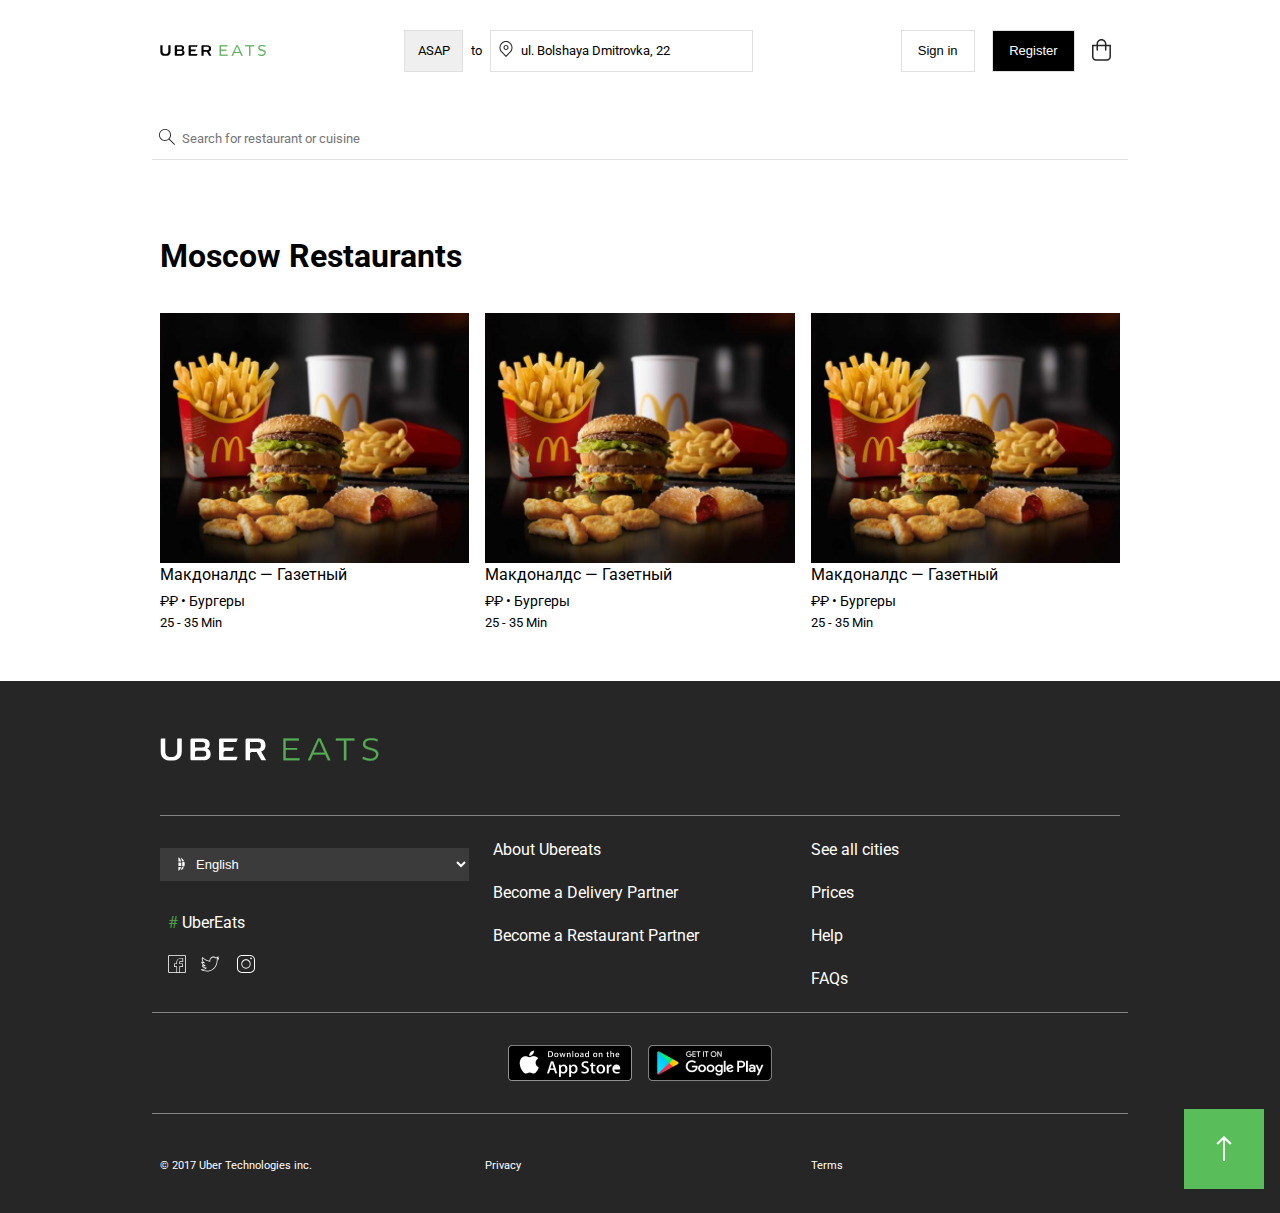
<file: index.html>
<!DOCTYPE html>
<html>

<head>
  <meta charset="utf-8">
  <title>Ubereats</title>
  <meta name="description" content="">
  <meta name="viewport" content="width=device-width, initial-scale=1">
  <link href="https://fonts.googleapis.com/css?family=Roboto:100,100i,300,300i,400,400i,500,500i,700,700i,900,900i&amp;subset=cyrillic,cyrillic-ext"
    rel="stylesheet">
  <link rel="stylesheet" href="flexboxgrid2.css">
  <link rel="stylesheet" type="text/css" href="style.css">
</head>

<body>
  <header>
    <div class="row">
      <div class="col-lg-3 col-md-2 col-sm-2 col-xs-4">
        <img src="images/logo.svg" alt="Ubereats" class="logo">
      </div>

      <div class="col-lg-6 col-md-6 col-sm-6 delivery-grid">
        <div class="delivery delivery-header">
          <select class="primary-select delivery-time-select">
            <option value="ASAP">ASAP</option>
          </select>

          <span style="margin-left: 8px; margin-right: 8px;">to</span>

          <input type="text" class="primary-input delivery-adress" value="ul. Bolshaya Dmitrovka, 22">
        </div>
      </div>

      <div class="col-lg-3 col-md-4 col-sm-4 col-xs-8">
        <nav class="header-nav">
          <button class="primary-button sign-button">Sign in</button>
          <button class="primary-button register-button">Register</button>
          <a href="#">
            <img src="images/basket.svg" alt="Basket">
          </a>
      </div>
      </nav>
    </div>
  </header>

  <main class="stores-main">
    <div class="row">
      <input placeholder="Search for restaurant or cuisine" class="primary-input search-field col-xs-12" type="text">

      <div class="delivery delivery-main">
        <div class="col-xs-3">
          <div class="delivery-time">
            <span>When</span>
            <select class="primary-select delivery-time-select">
              <option value="ASAP">ASAP</option>
            </select>
          </div>
        </div>

        <div class="col-xs-9">
          <div class="delivery-to">
            <span>To</span>
            <input type="text" class="primary-input delivery-adress" value="ul. Bolshaya Dmitrovka, 22">
          </div>
        </div>
      </div>

      <section class="category">
        <h1 class="category-title">Moscow Restaurants</h1>

        <div class="category-cards">
          <div class="col-xs-12 col-sm-6 col-lg-4">
            <div class="card">
              <img src="images/card-img.png" alt="Card Image" class="card-image">

              <div class="card-information">
                <span class="card-restaurant">Макдоналдс — Газетный</span>
                <div class="card-type">
                  <span class="cost">₽₽</span>
                  •
                  <span class="product">Бургеры</span>
                </div>
                <span class="card-time">25 - 35 Min</span>
              </div>
            </div>
          </div>
          <div class="col-xs-12 col-sm-6 col-lg-4">
            <div class="card">
              <img src="images/card-img.png" alt="Card Image" class="card-image">

              <div class="card-information">
                <span class="card-restaurant">Макдоналдс — Газетный</span>
                <div class="card-type">
                  <span class="cost">₽₽</span>
                  •
                  <span class="product">Бургеры</span>
                </div>
                <span class="card-time">25 - 35 Min</span>
              </div>
            </div>
          </div>
          <div class="col-xs-12 col-sm-6 col-lg-4">
            <div class="card">
              <img src="images/card-img.png" alt="Card Image" class="card-image">

              <div class="card-information">
                <span class="card-restaurant">Макдоналдс — Газетный</span>
                <div class="card-type">
                  <span class="cost">₽₽</span>
                  •
                  <span class="product">Бургеры</span>
                </div>
                <span class="card-time">25 - 35 Min</span>
              </div>
            </div>
          </div>
        </div>
      </section>
    </div>
  </main>

  <footer>
    <div class="row">
      <div class="footer-logo">
        <img src="images/white-logo.svg" alt="logo">
      </div>

      <div class="footer-content">
        <div class="footer-main-links">
          <div class="col-sm-4">
            <select class="primary-button lang-select">
              <option class="primary-select" value="English">English</option>
            </select>

            <div class="footer-hashtag">
              <span style="color: #49A144">#</span>
              <span>UberEats</span>
            </div>

            <div class="social">
              <img src="images/facebook.svg" alt="">
              <img src="images/twitter.svg" alt="">
              <img src="images/instagram.svg" alt="">
            </div>
          </div>

          <div class="col-sm-8">
            <nav class="footer-nav">
              <div class="col-sm-6">
                <a class="link" href="">About Ubereats</a>
                <a class="link" href="">Become a Delivery Partner</a>
                <a class="link" href="">Become a Restaurant Partner</a>
              </div>

              <div class="col-sm-6">
                <a class="link" href="">See all cities</a>
                <a class="link" href="">Prices</a>
                <a class="link" href="">Help</a>
                <a class="link" href="">FAQs</a>
              </div>
            </nav>
          </div>

        </div>

        <div class="apps-links">
          <img src="images/appstore.png" alt="">
          <img src="images/play.png" alt="">
        </div>

        <div class="footer-credits">
          <div class="col-sm-4">
            <span>© 2017 Uber Technologies inc.</span>
          </div>

          <div class="col-sm-4">
            <a href="">
              <span>Privacy</span>
            </a>
          </div>

          <div class="col-sm-4">
            <a href="">
              <span>Terms</span>
            </a>
          </div>
        </div>
      </div>

      <a href="#" id="pageup-button">
        <img src="images/btn-up.svg" alt="">
      </a>
  </footer>
</body>

</html>
</file>
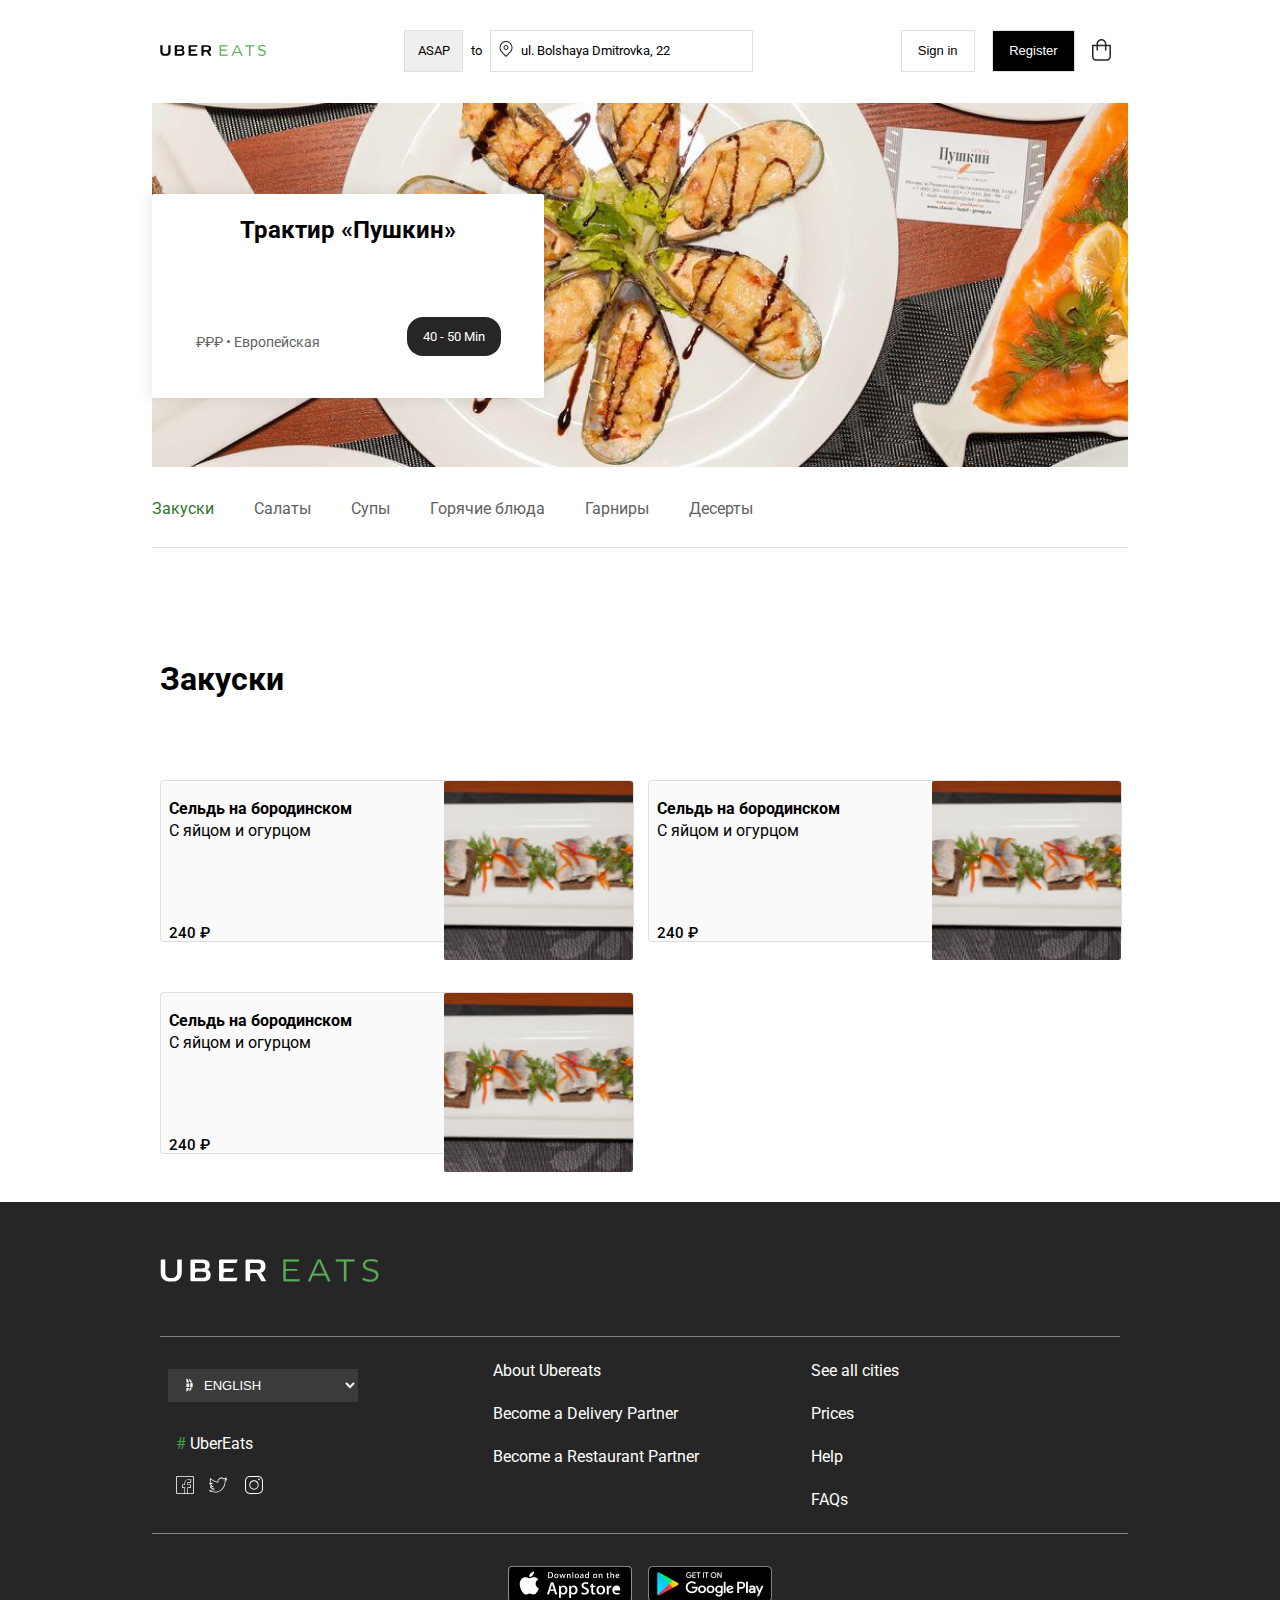
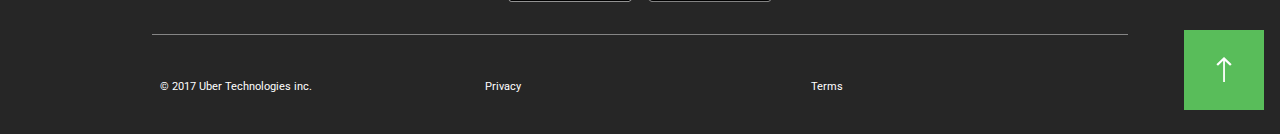
<file: restaurant.html>
<!DOCTYPE html>
<html>

<head>
  <meta charset="utf-8">
  <title>Ubereats</title>
  <meta name="description" content="">
  <meta name="viewport" content="width=device-width, initial-scale=1">
  <link href="https://fonts.googleapis.com/css?family=Roboto:100,100i,300,300i,400,400i,500,500i,700,700i,900,900i&amp;subset=cyrillic,cyrillic-ext"
    rel="stylesheet">
  <link rel="stylesheet" href="flexboxgrid2.css">
  <link rel="stylesheet" type="text/css" href="style.css">
</head>

<body>
  <header>
    <div class="row">
      <div class="col-lg-3 col-md-2 col-sm-2 col-xs-4">
        <img src="images/logo.svg" alt="Ubereats" class="logo">
      </div>

      <div class="col-lg-6 col-md-6 col-sm-6 delivery-grid">
        <div class="delivery delivery-header">
          <select class="primary-select delivery-time-select">
            <option value="ASAP">ASAP</option>
          </select>

          <span style="margin-left: 8px; margin-right: 8px;">to</span>

          <input type="text" class="primary-input delivery-adress" value="ul. Bolshaya Dmitrovka, 22">
        </div>
      </div>

      <div class="col-lg-3 col-md-4 col-sm-4 col-xs-8">
        <nav class="header-nav">
          <button class="primary-button sign-button">Sign in</button>
          <button class="primary-button register-button">Register</button>
          <a href="#">
            <img src="images/basket.svg" alt="Basket">
          </a>
      </div>
      </nav>
    </div>
  </header>

  <main class="restaurant-main">
    <div class="row">
      <div class="restaurant">
        <img src="images/restaurant.png" alt="restaurant">
        <div class="restaurant-card">
          <h1 class="card-title">Трактир «Пушкин»</h1>
          <div class="top-card-information">
            <span class="card-type">₽₽₽ • Европейская</span>
            <span class="card-time">40 - 50 Min</span>
          </div>

        </div>
      </div>

      <nav class="restaurant-menu">
        <a href="#" class="menu-link active">Закуски</a>
        <a href="#" class="menu-link">Салаты</a>
        <a href="#" class="menu-link">Супы</a>
        <a href="#" class="menu-link">Горячие блюда</a>
        <a href="#" class="menu-link">Гарниры</a>
        <a href="#" class="menu-link">Десерты</a>
      </nav>


      <section class="category category-restaurant">
        <h1 class="category-title">Закуски</h1>
        <br>

        <div class="cards-container">
          <div class="col-lg-6">
            <div class="food-card">
              <div class="col-xs-8 col-md-7">
                <div class="card-information">
                  <span class="card-title">Сельдь на бородинском</span>
                  <span class="card-description">С яйцом и огурцом</span>
                  <span class="card-cost">240 ₽</span>
                </div>
              </div>

              <div class="col-xs-4 col-md-5">
                <img src="images/food.png" alt="" class="card-image">
              </div>
            </div>
          </div>

          <div class="col-lg-6">

            <div class="food-card">
              <div class="col-xs-8 col-md-7">
                <div class="card-information">
                  <span class="card-title">Сельдь на бородинском</span>
                  <span class="card-description">С яйцом и огурцом</span>
                  <span class="card-cost">240 ₽</span>
                </div>
              </div>

              <div class="col-xs-4 col-md-5">
                <img src="images/food.png" alt="" class="card-image">
              </div>
            </div>

          </div>

          <div class="col-lg-6">

            <div class="food-card">
              <div class="col-xs-8 col-md-7">
                <div class="card-information">
                  <span class="card-title">Сельдь на бородинском</span>
                  <span class="card-description">С яйцом и огурцом</span>
                  <span class="card-cost">240 ₽</span>
                </div>
              </div>

              <div class="col-xs-4 col-md-5">
                <img src="images/food.png" alt="" class="card-image">
              </div>
            </div>

          </div>
        </div>

      </section>
    </div>
  </main>

  <footer>
    <div class="row">
      <div class="footer-logo">
        <img src="images/white-logo.svg" alt="logo">
      </div>

      <div class="footer-content">
        <div class="footer-main-links">
          <div class="col-sm-4">
            <div class="col-sm-8 col-xs-7">
              <select class="primary-button lang-select">
                <option class="primary-select" value="English">ENGLISH</option>
              </select>

              <div class="footer-hashtag">
                <span style="color: #49A144">#</span>
                <span>UberEats</span>
              </div>

              <div class="social">
                <img src="images/facebook.svg" alt="">
                <img src="images/twitter.svg" alt="">
                <img src="images/instagram.svg" alt="">
              </div>
            </div>
          </div>

          <div class="col-sm-8">
            <nav class="footer-nav">
              <div class="col-sm-6">
                <a class="link" href="">About Ubereats</a>
                <a class="link" href="">Become a Delivery Partner</a>
                <a class="link" href="">Become a Restaurant Partner</a>
              </div>

              <div class="col-sm-6">
                <a class="link" href="">See all cities</a>
                <a class="link" href="">Prices</a>
                <a class="link" href="">Help</a>
                <a class="link" href="">FAQs</a>
              </div>
            </nav>
          </div>

        </div>

        <div class="apps-links">
          <img src="images/appstore.png" alt="">
          <img src="images/play.png" alt="">
        </div>

        <div class="footer-credits">
          <div class="col-sm-4">
            <span>© 2017 Uber Technologies inc.</span>
          </div>

          <div class="col-sm-4">
            <a href="">
              <span>Privacy</span>
            </a>
          </div>

          <div class="col-sm-4">
            <a href="">
              <span>Terms</span>
            </a>
          </div>
        </div>
      </div>

      <a href="#" id="pageup-button">
        <img src="images/btn-up.svg" alt="">
      </a>
  </footer>
</body>

</html>
</file>
<file: flexboxgrid2.css>
.container {
  box-sizing: border-box;
  margin-left: auto;
  margin-right: auto;
  padding-right: 8px;
  padding-left: 8px;
}

.container-fluid {
  padding-right: 16px;
  padding-left: 16px;
}

@media only screen and (min-width: 576px) {
  .container {
    width: 560px;
    max-width: 100%;
  }
}

@media only screen and (min-width: 768px) {
  .container {
    width: 752px;
    max-width: 100%;
  }
}

@media only screen and (min-width: 992px) {
  .container {
    width: 976px;
    max-width: 100%;
  }
}

@media only screen and (min-width: 1200px) {
  .container {
    width: 1184px;
    max-width: 100%;
  }
}

.row {
  box-sizing: border-box;
  display: -webkit-box;
  display: -ms-flexbox;
  display: flex;
  -webkit-box-flex: 0;
  -ms-flex: 0 1 auto;
  flex: 0 1 auto;
  -webkit-box-orient: horizontal;
  -webkit-box-direction: normal;
  -ms-flex-direction: row;
  flex-direction: row;
  -ms-flex-wrap: wrap;
  flex-wrap: wrap;
  margin-right: -8px;
  margin-left: -8px;
}

.row.reverse {
  -webkit-box-orient: horizontal;
  -webkit-box-direction: reverse;
  -ms-flex-direction: row-reverse;
  flex-direction: row-reverse;
}

.col.reverse {
  -webkit-box-orient: vertical;
  -webkit-box-direction: reverse;
  -ms-flex-direction: column-reverse;
  flex-direction: column-reverse;
}

[class^="col-"] {
  box-sizing: border-box;
  -webkit-box-flex: 0;
  -ms-flex: 0 0 auto;
  flex: 0 0 auto;
  padding-right: 8px;
  padding-left: 8px;
}

.col-xs {
  -webkit-box-flex: 1;
  -ms-flex-positive: 1;
  flex-grow: 1;
  -ms-flex-preferred-size: 0;
  flex-basis: 0;
  max-width: 100%;
}

.col-xs-1 {
  -ms-flex-preferred-size: 8.33333333%;
  flex-basis: 8.33333333%;
  max-width: 8.33333333%;
}

.col-xs-2 {
  -ms-flex-preferred-size: 16.66666667%;
  flex-basis: 16.66666667%;
  max-width: 16.66666667%;
}

.col-xs-3 {
  -ms-flex-preferred-size: 25%;
  flex-basis: 25%;
  max-width: 25%;
}

.col-xs-4 {
  -ms-flex-preferred-size: 33.33333333%;
  flex-basis: 33.33333333%;
  max-width: 33.33333333%;
}

.col-xs-5 {
  -ms-flex-preferred-size: 41.66666667%;
  flex-basis: 41.66666667%;
  max-width: 41.66666667%;
}

.col-xs-6 {
  -ms-flex-preferred-size: 50%;
  flex-basis: 50%;
  max-width: 50%;
}

.col-xs-7 {
  -ms-flex-preferred-size: 58.33333333%;
  flex-basis: 58.33333333%;
  max-width: 58.33333333%;
}

.col-xs-8 {
  -ms-flex-preferred-size: 66.66666667%;
  flex-basis: 66.66666667%;
  max-width: 66.66666667%;
}

.col-xs-9 {
  -ms-flex-preferred-size: 75%;
  flex-basis: 75%;
  max-width: 75%;
}

.col-xs-10 {
  -ms-flex-preferred-size: 83.33333333%;
  flex-basis: 83.33333333%;
  max-width: 83.33333333%;
}

.col-xs-11 {
  -ms-flex-preferred-size: 91.66666667%;
  flex-basis: 91.66666667%;
  max-width: 91.66666667%;
}

.col-xs-12 {
  -ms-flex-preferred-size: 100%;
  flex-basis: 100%;
  max-width: 100%;
}

.col-xs-offset-0 {
  margin-left: 0;
}

.col-xs-offset-1 {
  margin-left: 8.33333333%;
}

.col-xs-offset-2 {
  margin-left: 16.66666667%;
}

.col-xs-offset-3 {
  margin-left: 25%;
}

.col-xs-offset-4 {
  margin-left: 33.33333333%;
}

.col-xs-offset-5 {
  margin-left: 41.66666667%;
}

.col-xs-offset-6 {
  margin-left: 50%;
}

.col-xs-offset-7 {
  margin-left: 58.33333333%;
}

.col-xs-offset-8 {
  margin-left: 66.66666667%;
}

.col-xs-offset-9 {
  margin-left: 75%;
}

.col-xs-offset-10 {
  margin-left: 83.33333333%;
}

.col-xs-offset-11 {
  margin-left: 91.66666667%;
}

.start-xs {
  -webkit-box-pack: start;
  -ms-flex-pack: start;
  justify-content: flex-start;
  text-align: start;
}

.center-xs {
  -webkit-box-pack: center;
  -ms-flex-pack: center;
  justify-content: center;
  text-align: center;
}

.end-xs {
  -webkit-box-pack: end;
  -ms-flex-pack: end;
  justify-content: flex-end;
  text-align: end;
}

.top-xs {
  -webkit-box-align: start;
  -ms-flex-align: start;
  align-items: flex-start;
}

.middle-xs {
  -webkit-box-align: center;
  -ms-flex-align: center;
  align-items: center;
}

.bottom-xs {
  -webkit-box-align: end;
  -ms-flex-align: end;
  align-items: flex-end;
}

.around-xs {
  -ms-flex-pack: distribute;
  justify-content: space-around;
}

.between-xs {
  -webkit-box-pack: justify;
  -ms-flex-pack: justify;
  justify-content: space-between;
}

.first-xs {
  -webkit-box-ordinal-group: 0;
  -ms-flex-order: -1;
  order: -1;
}

.last-xs {
  -webkit-box-ordinal-group: 2;
  -ms-flex-order: 1;
  order: 1;
}

.initial-order-xs {
  -webkit-box-ordinal-group: NaN;
  -ms-flex-order: initial;
  order: initial;
}

@media only screen and (min-width: 576px) {
  .col-sm {
    -webkit-box-flex: 1;
    -ms-flex-positive: 1;
    flex-grow: 1;
    -ms-flex-preferred-size: 0;
    flex-basis: 0;
    max-width: 100%;
  }

  .col-sm-1 {
    -ms-flex-preferred-size: 8.33333333%;
    flex-basis: 8.33333333%;
    max-width: 8.33333333%;
  }

  .col-sm-2 {
    -ms-flex-preferred-size: 16.66666667%;
    flex-basis: 16.66666667%;
    max-width: 16.66666667%;
  }

  .col-sm-3 {
    -ms-flex-preferred-size: 25%;
    flex-basis: 25%;
    max-width: 25%;
  }

  .col-sm-4 {
    -ms-flex-preferred-size: 33.33333333%;
    flex-basis: 33.33333333%;
    max-width: 33.33333333%;
  }

  .col-sm-5 {
    -ms-flex-preferred-size: 41.66666667%;
    flex-basis: 41.66666667%;
    max-width: 41.66666667%;
  }

  .col-sm-6 {
    -ms-flex-preferred-size: 50%;
    flex-basis: 50%;
    max-width: 50%;
  }

  .col-sm-7 {
    -ms-flex-preferred-size: 58.33333333%;
    flex-basis: 58.33333333%;
    max-width: 58.33333333%;
  }

  .col-sm-8 {
    -ms-flex-preferred-size: 66.66666667%;
    flex-basis: 66.66666667%;
    max-width: 66.66666667%;
  }

  .col-sm-9 {
    -ms-flex-preferred-size: 75%;
    flex-basis: 75%;
    max-width: 75%;
  }

  .col-sm-10 {
    -ms-flex-preferred-size: 83.33333333%;
    flex-basis: 83.33333333%;
    max-width: 83.33333333%;
  }

  .col-sm-11 {
    -ms-flex-preferred-size: 91.66666667%;
    flex-basis: 91.66666667%;
    max-width: 91.66666667%;
  }

  .col-sm-12 {
    -ms-flex-preferred-size: 100%;
    flex-basis: 100%;
    max-width: 100%;
  }

  .col-sm-offset-0 {
    margin-left: 0;
  }

  .col-sm-offset-1 {
    margin-left: 8.33333333%;
  }

  .col-sm-offset-2 {
    margin-left: 16.66666667%;
  }

  .col-sm-offset-3 {
    margin-left: 25%;
  }

  .col-sm-offset-4 {
    margin-left: 33.33333333%;
  }

  .col-sm-offset-5 {
    margin-left: 41.66666667%;
  }

  .col-sm-offset-6 {
    margin-left: 50%;
  }

  .col-sm-offset-7 {
    margin-left: 58.33333333%;
  }

  .col-sm-offset-8 {
    margin-left: 66.66666667%;
  }

  .col-sm-offset-9 {
    margin-left: 75%;
  }

  .col-sm-offset-10 {
    margin-left: 83.33333333%;
  }

  .col-sm-offset-11 {
    margin-left: 91.66666667%;
  }

  .start-sm {
    -webkit-box-pack: start;
    -ms-flex-pack: start;
    justify-content: flex-start;
    text-align: start;
  }

  .center-sm {
    -webkit-box-pack: center;
    -ms-flex-pack: center;
    justify-content: center;
    text-align: center;
  }

  .end-sm {
    -webkit-box-pack: end;
    -ms-flex-pack: end;
    justify-content: flex-end;
    text-align: end;
  }

  .top-sm {
    -webkit-box-align: start;
    -ms-flex-align: start;
    align-items: flex-start;
  }

  .middle-sm {
    -webkit-box-align: center;
    -ms-flex-align: center;
    align-items: center;
  }

  .bottom-sm {
    -webkit-box-align: end;
    -ms-flex-align: end;
    align-items: flex-end;
  }

  .around-sm {
    -ms-flex-pack: distribute;
    justify-content: space-around;
  }

  .between-sm {
    -webkit-box-pack: justify;
    -ms-flex-pack: justify;
    justify-content: space-between;
  }

  .first-sm {
    -webkit-box-ordinal-group: 0;
    -ms-flex-order: -1;
    order: -1;
  }

  .last-sm {
    -webkit-box-ordinal-group: 2;
    -ms-flex-order: 1;
    order: 1;
  }

  .initial-order-sm {
    -webkit-box-ordinal-group: NaN;
    -ms-flex-order: initial;
    order: initial;
  }
}

@media only screen and (min-width: 768px) {
  .col-md,
  .col-md-1,
  .col-md-2,
  .col-md-3,
  .col-md-4,
  .col-md-5,
  .col-md-6,
  .col-md-7,
  .col-md-8,
  .col-md-9,
  .col-md-10,
  .col-md-11,
  .col-md-12,
  .col-md-offset-0,
  .col-md-offset-1,
  .col-md-offset-2,
  .col-md-offset-3,
  .col-md-offset-4,
  .col-md-offset-5,
  .col-md-offset-6,
  .col-md-offset-7,
  .col-md-offset-8,
  .col-md-offset-9,
  .col-md-offset-10,
  .col-md-offset-11,
  .col-md-offset-12 {
    box-sizing: border-box;
    -webkit-box-flex: 0;
    -ms-flex: 0 0 auto;
    flex: 0 0 auto;
    padding-right: 8px;
    padding-left: 8px;
  }

  .col-md {
    -webkit-box-flex: 1;
    -ms-flex-positive: 1;
    flex-grow: 1;
    -ms-flex-preferred-size: 0;
    flex-basis: 0;
    max-width: 100%;
  }

  .col-md-1 {
    -ms-flex-preferred-size: 8.33333333%;
    flex-basis: 8.33333333%;
    max-width: 8.33333333%;
  }

  .col-md-2 {
    -ms-flex-preferred-size: 16.66666667%;
    flex-basis: 16.66666667%;
    max-width: 16.66666667%;
  }

  .col-md-3 {
    -ms-flex-preferred-size: 25%;
    flex-basis: 25%;
    max-width: 25%;
  }

  .col-md-4 {
    -ms-flex-preferred-size: 33.33333333%;
    flex-basis: 33.33333333%;
    max-width: 33.33333333%;
  }

  .col-md-5 {
    -ms-flex-preferred-size: 41.66666667%;
    flex-basis: 41.66666667%;
    max-width: 41.66666667%;
  }

  .col-md-6 {
    -ms-flex-preferred-size: 50%;
    flex-basis: 50%;
    max-width: 50%;
  }

  .col-md-7 {
    -ms-flex-preferred-size: 58.33333333%;
    flex-basis: 58.33333333%;
    max-width: 58.33333333%;
  }

  .col-md-8 {
    -ms-flex-preferred-size: 66.66666667%;
    flex-basis: 66.66666667%;
    max-width: 66.66666667%;
  }

  .col-md-9 {
    -ms-flex-preferred-size: 75%;
    flex-basis: 75%;
    max-width: 75%;
  }

  .col-md-10 {
    -ms-flex-preferred-size: 83.33333333%;
    flex-basis: 83.33333333%;
    max-width: 83.33333333%;
  }

  .col-md-11 {
    -ms-flex-preferred-size: 91.66666667%;
    flex-basis: 91.66666667%;
    max-width: 91.66666667%;
  }

  .col-md-12 {
    -ms-flex-preferred-size: 100%;
    flex-basis: 100%;
    max-width: 100%;
  }

  .col-md-offset-0 {
    margin-left: 0;
  }

  .col-md-offset-1 {
    margin-left: 8.33333333%;
  }

  .col-md-offset-2 {
    margin-left: 16.66666667%;
  }

  .col-md-offset-3 {
    margin-left: 25%;
  }

  .col-md-offset-4 {
    margin-left: 33.33333333%;
  }

  .col-md-offset-5 {
    margin-left: 41.66666667%;
  }

  .col-md-offset-6 {
    margin-left: 50%;
  }

  .col-md-offset-7 {
    margin-left: 58.33333333%;
  }

  .col-md-offset-8 {
    margin-left: 66.66666667%;
  }

  .col-md-offset-9 {
    margin-left: 75%;
  }

  .col-md-offset-10 {
    margin-left: 83.33333333%;
  }

  .col-md-offset-11 {
    margin-left: 91.66666667%;
  }

  .start-md {
    -webkit-box-pack: start;
    -ms-flex-pack: start;
    justify-content: flex-start;
    text-align: start;
  }

  .center-md {
    -webkit-box-pack: center;
    -ms-flex-pack: center;
    justify-content: center;
    text-align: center;
  }

  .end-md {
    -webkit-box-pack: end;
    -ms-flex-pack: end;
    justify-content: flex-end;
    text-align: end;
  }

  .top-md {
    -webkit-box-align: start;
    -ms-flex-align: start;
    align-items: flex-start;
  }

  .middle-md {
    -webkit-box-align: center;
    -ms-flex-align: center;
    align-items: center;
  }

  .bottom-md {
    -webkit-box-align: end;
    -ms-flex-align: end;
    align-items: flex-end;
  }

  .around-md {
    -ms-flex-pack: distribute;
    justify-content: space-around;
  }

  .between-md {
    -webkit-box-pack: justify;
    -ms-flex-pack: justify;
    justify-content: space-between;
  }

  .first-md {
    -webkit-box-ordinal-group: 0;
    -ms-flex-order: -1;
    order: -1;
  }

  .last-md {
    -webkit-box-ordinal-group: 2;
    -ms-flex-order: 1;
    order: 1;
  }

  .initial-order-md {
    -webkit-box-ordinal-group: NaN;
    -ms-flex-order: initial;
    order: initial;
  }
}

@media only screen and (min-width: 992px) {
  .col-lg,
  .col-lg-1,
  .col-lg-2,
  .col-lg-3,
  .col-lg-4,
  .col-lg-5,
  .col-lg-6,
  .col-lg-7,
  .col-lg-8,
  .col-lg-9,
  .col-lg-10,
  .col-lg-11,
  .col-lg-12,
  .col-lg-offset-0,
  .col-lg-offset-1,
  .col-lg-offset-2,
  .col-lg-offset-3,
  .col-lg-offset-4,
  .col-lg-offset-5,
  .col-lg-offset-6,
  .col-lg-offset-7,
  .col-lg-offset-8,
  .col-lg-offset-9,
  .col-lg-offset-10,
  .col-lg-offset-11,
  .col-lg-offset-12 {
    box-sizing: border-box;
    -webkit-box-flex: 0;
    -ms-flex: 0 0 auto;
    flex: 0 0 auto;
    padding-right: 8px;
    padding-left: 8px;
  }

  .col-lg {
    -webkit-box-flex: 1;
    -ms-flex-positive: 1;
    flex-grow: 1;
    -ms-flex-preferred-size: 0;
    flex-basis: 0;
    max-width: 100%;
  }

  .col-lg-1 {
    -ms-flex-preferred-size: 8.33333333%;
    flex-basis: 8.33333333%;
    max-width: 8.33333333%;
  }

  .col-lg-2 {
    -ms-flex-preferred-size: 16.66666667%;
    flex-basis: 16.66666667%;
    max-width: 16.66666667%;
  }

  .col-lg-3 {
    -ms-flex-preferred-size: 25%;
    flex-basis: 25%;
    max-width: 25%;
  }

  .col-lg-4 {
    -ms-flex-preferred-size: 33.33333333%;
    flex-basis: 33.33333333%;
    max-width: 33.33333333%;
  }

  .col-lg-5 {
    -ms-flex-preferred-size: 41.66666667%;
    flex-basis: 41.66666667%;
    max-width: 41.66666667%;
  }

  .col-lg-6 {
    -ms-flex-preferred-size: 50%;
    flex-basis: 50%;
    max-width: 50%;
  }

  .col-lg-7 {
    -ms-flex-preferred-size: 58.33333333%;
    flex-basis: 58.33333333%;
    max-width: 58.33333333%;
  }

  .col-lg-8 {
    -ms-flex-preferred-size: 66.66666667%;
    flex-basis: 66.66666667%;
    max-width: 66.66666667%;
  }

  .col-lg-9 {
    -ms-flex-preferred-size: 75%;
    flex-basis: 75%;
    max-width: 75%;
  }

  .col-lg-10 {
    -ms-flex-preferred-size: 83.33333333%;
    flex-basis: 83.33333333%;
    max-width: 83.33333333%;
  }

  .col-lg-11 {
    -ms-flex-preferred-size: 91.66666667%;
    flex-basis: 91.66666667%;
    max-width: 91.66666667%;
  }

  .col-lg-12 {
    -ms-flex-preferred-size: 100%;
    flex-basis: 100%;
    max-width: 100%;
  }

  .col-lg-offset-0 {
    margin-left: 0;
  }

  .col-lg-offset-1 {
    margin-left: 8.33333333%;
  }

  .col-lg-offset-2 {
    margin-left: 16.66666667%;
  }

  .col-lg-offset-3 {
    margin-left: 25%;
  }

  .col-lg-offset-4 {
    margin-left: 33.33333333%;
  }

  .col-lg-offset-5 {
    margin-left: 41.66666667%;
  }

  .col-lg-offset-6 {
    margin-left: 50%;
  }

  .col-lg-offset-7 {
    margin-left: 58.33333333%;
  }

  .col-lg-offset-8 {
    margin-left: 66.66666667%;
  }

  .col-lg-offset-9 {
    margin-left: 75%;
  }

  .col-lg-offset-10 {
    margin-left: 83.33333333%;
  }

  .col-lg-offset-11 {
    margin-left: 91.66666667%;
  }

  .start-lg {
    -webkit-box-pack: start;
    -ms-flex-pack: start;
    justify-content: flex-start;
    text-align: start;
  }

  .center-lg {
    -webkit-box-pack: center;
    -ms-flex-pack: center;
    justify-content: center;
    text-align: center;
  }

  .end-lg {
    -webkit-box-pack: end;
    -ms-flex-pack: end;
    justify-content: flex-end;
    text-align: end;
  }

  .top-lg {
    -webkit-box-align: start;
    -ms-flex-align: start;
    align-items: flex-start;
  }

  .middle-lg {
    -webkit-box-align: center;
    -ms-flex-align: center;
    align-items: center;
  }

  .bottom-lg {
    -webkit-box-align: end;
    -ms-flex-align: end;
    align-items: flex-end;
  }

  .around-lg {
    -ms-flex-pack: distribute;
    justify-content: space-around;
  }

  .between-lg {
    -webkit-box-pack: justify;
    -ms-flex-pack: justify;
    justify-content: space-between;
  }

  .first-lg {
    -webkit-box-ordinal-group: 0;
    -ms-flex-order: -1;
    order: -1;
  }

  .last-lg {
    -webkit-box-ordinal-group: 2;
    -ms-flex-order: 1;
    order: 1;
  }

  .initial-order-lg {
    -webkit-box-ordinal-group: NaN;
    -ms-flex-order: initial;
    order: initial;
  }
}

@media only screen and (min-width: 1200px) {
  .col-xl,
  .col-xl-1,
  .col-xl-2,
  .col-xl-3,
  .col-xl-4,
  .col-xl-5,
  .col-xl-6,
  .col-xl-7,
  .col-xl-8,
  .col-xl-9,
  .col-xl-10,
  .col-xl-11,
  .col-xl-12,
  .col-xl-offset-0,
  .col-xl-offset-1,
  .col-xl-offset-2,
  .col-xl-offset-3,
  .col-xl-offset-4,
  .col-xl-offset-5,
  .col-xl-offset-6,
  .col-xl-offset-7,
  .col-xl-offset-8,
  .col-xl-offset-9,
  .col-xl-offset-10,
  .col-xl-offset-11,
  .col-xl-offset-12 {
    box-sizing: border-box;
    -webkit-box-flex: 0;
    -ms-flex: 0 0 auto;
    flex: 0 0 auto;
    padding-right: 8px;
    padding-left: 8px;
  }

  .col-xl {
    -webkit-box-flex: 1;
    -ms-flex-positive: 1;
    flex-grow: 1;
    -ms-flex-preferred-size: 0;
    flex-basis: 0;
    max-width: 100%;
  }

  .col-xl-1 {
    -ms-flex-preferred-size: 8.33333333%;
    flex-basis: 8.33333333%;
    max-width: 8.33333333%;
  }

  .col-xl-2 {
    -ms-flex-preferred-size: 16.66666667%;
    flex-basis: 16.66666667%;
    max-width: 16.66666667%;
  }

  .col-xl-3 {
    -ms-flex-preferred-size: 25%;
    flex-basis: 25%;
    max-width: 25%;
  }

  .col-xl-4 {
    -ms-flex-preferred-size: 33.33333333%;
    flex-basis: 33.33333333%;
    max-width: 33.33333333%;
  }

  .col-xl-5 {
    -ms-flex-preferred-size: 41.66666667%;
    flex-basis: 41.66666667%;
    max-width: 41.66666667%;
  }

  .col-xl-6 {
    -ms-flex-preferred-size: 50%;
    flex-basis: 50%;
    max-width: 50%;
  }

  .col-xl-7 {
    -ms-flex-preferred-size: 58.33333333%;
    flex-basis: 58.33333333%;
    max-width: 58.33333333%;
  }

  .col-xl-8 {
    -ms-flex-preferred-size: 66.66666667%;
    flex-basis: 66.66666667%;
    max-width: 66.66666667%;
  }

  .col-xl-9 {
    -ms-flex-preferred-size: 75%;
    flex-basis: 75%;
    max-width: 75%;
  }

  .col-xl-10 {
    -ms-flex-preferred-size: 83.33333333%;
    flex-basis: 83.33333333%;
    max-width: 83.33333333%;
  }

  .col-xl-11 {
    -ms-flex-preferred-size: 91.66666667%;
    flex-basis: 91.66666667%;
    max-width: 91.66666667%;
  }

  .col-xl-12 {
    -ms-flex-preferred-size: 100%;
    flex-basis: 100%;
    max-width: 100%;
  }

  .col-xl-offset-0 {
    margin-left: 0;
  }

  .col-xl-offset-1 {
    margin-left: 8.33333333%;
  }

  .col-xl-offset-2 {
    margin-left: 16.66666667%;
  }

  .col-xl-offset-3 {
    margin-left: 25%;
  }

  .col-xl-offset-4 {
    margin-left: 33.33333333%;
  }

  .col-xl-offset-5 {
    margin-left: 41.66666667%;
  }

  .col-xl-offset-6 {
    margin-left: 50%;
  }

  .col-xl-offset-7 {
    margin-left: 58.33333333%;
  }

  .col-xl-offset-8 {
    margin-left: 66.66666667%;
  }

  .col-xl-offset-9 {
    margin-left: 75%;
  }

  .col-xl-offset-10 {
    margin-left: 83.33333333%;
  }

  .col-xl-offset-11 {
    margin-left: 91.66666667%;
  }

  .start-xl {
    -webkit-box-pack: start;
    -ms-flex-pack: start;
    justify-content: flex-start;
    text-align: start;
  }

  .center-xl {
    -webkit-box-pack: center;
    -ms-flex-pack: center;
    justify-content: center;
    text-align: center;
  }

  .end-xl {
    -webkit-box-pack: end;
    -ms-flex-pack: end;
    justify-content: flex-end;
    text-align: end;
  }

  .top-xl {
    -webkit-box-align: start;
    -ms-flex-align: start;
    align-items: flex-start;
  }

  .middle-xl {
    -webkit-box-align: center;
    -ms-flex-align: center;
    align-items: center;
  }

  .bottom-xl {
    -webkit-box-align: end;
    -ms-flex-align: end;
    align-items: flex-end;
  }

  .around-xl {
    -ms-flex-pack: distribute;
    justify-content: space-around;
  }

  .between-xl {
    -webkit-box-pack: justify;
    -ms-flex-pack: justify;
    justify-content: space-between;
  }

  .first-xl {
    -webkit-box-ordinal-group: 0;
    -ms-flex-order: -1;
    order: -1;
  }

  .last-xl {
    -webkit-box-ordinal-group: 2;
    -ms-flex-order: 1;
    order: 1;
  }

  .initial-order-xl {
    -webkit-box-ordinal-group: NaN;
    -ms-flex-order: initial;
    order: initial;
  }
}

@media only screen and (max-width: 575px) {
  .hidden-xs {
    display: none;
  }
}

@media only screen and (min-width: 576px) and (max-width: 767px) {
  .hidden-sm {
    display: none;
  }
}

@media only screen and (min-width: 768px) and (max-width: 991px) {
  .hidden-md {
    display: none;
  }
}

@media only screen and (min-width: 992px) and (max-width: 1199px) {
  .hidden-lg {
    display: none;
  }
}

@media only screen and (min-width: 1200px) {
  .hidden-xl {
    display: none;
  }
}
</file>
<file: style.css>
body {
      font-family: 'Roboto', sans-serif;
      margin: 0;
    }

    .sign-button {
      border: 1px solid #E0E0E0;
      background-color: #FFF;
    }

    .register-button {
      color: #FFF;
      background-color: #000;
      border: none;
    }

    .header-nav {
      display: flex;
      flex-flow: row nowrap;
      justify-content: space-around;
      align-items: center;
    }

    .logo {
      max-width: 100%;
    }

    .category-title {
      margin-left: 8px;
    }

    header {
      margin-top: 30px;
      margin-bottom: 30px;
      margin-left: 8px;
      margin-right: 8px;
    }

    header>.row {
      border-bottom: 1px solid #FFF;
      margin: 0 auto;
      box-sizing: border-box;
      justify-content: space-around;
      align-items: center;
      flex-flow: row nowrap;
    }

    .stores-main>.row {
      max-width: 576px;
      margin: 0 auto;
    }

    .stores-main>.row {
      flex-flow: column nowrap;
    }

    .search-field {
      background: url(images/search.svg) no-repeat scroll 7px 10px;
      padding-left: 30px;
      border-top: none !important;
      border-left: none !important;
      border-right: none !important;
      max-width: 100%;
      margin-top: 16px;
      padding-top: 8px;
      padding-bottom: 16px;
    }

    .delivery {
      width: 100%;
      display: flex;
      align-items: center;
      justify-content: space-between;
      flex-flow: row nowrap;
    }

    .delivery>* {
      font-size: 13px;
      line-height: 24px;
    }

    .delivery-time-select {
      display: flex;
      flex-flow: column nowrap;
      padding-left: 12.5px;
      padding-right: 12.5px;
    }

    .delivery-to {
      display: flex;
      flex-flow: column nowrap;
    }

    .primary-input,
    .primary-select {
      font-family: 'Roboto';
      font-size: 13px;
      line-height: 24px;
      -webkit-appearance: none;
      -moz-appearance: none;
      padding-top: 8px;
      padding-bottom: 8px;
      border: 1px solid #E0E0E0;
    }

    .primary-button {
      font-size: 13px;
      line-height: 24px;
      padding-left: 16px;
      padding-right: 16px;
      padding-top: 8px;
      padding-bottom: 8px;
      border: 1px solid #E0E0E0;
    }

    .card {
      margin-top: 16px;
      display: flex;
      flex-flow: column nowrap;
    }

    .card-restaurant {
      font-size: 16px;
      line-height: 24px;
    }

    .card-type {
      font-size: 14px;
      line-height: 21px;
    }

    .card-time {
      font-size: 13px;
      line-height: 21px;
    }

    .card-image {
      width: 100%;
    }

    footer {
      position: relative;
      color: #FFF;
      width: 100%;
      margin-top: 48px;
      background-color: #262626;
    }

    footer>.row {
      max-width: 576px;
      margin: 0 auto;
      display: flex;
      flex-flow: column nowrap;
    }

    .footer-logo>img {
      height: 24px;
      margin-top: 56px;
      margin-bottom: 50px;
    }

    .footer-logo {
      margin-left: 8px;
      margin-right: 8px;
      border-bottom: 1px solid#858585;
    }

    .lang-select {
      padding-left: 32px;
      color: #FFF;
      background: url(images/world.svg) no-repeat scroll 18px 9px;
      border: none;
      width: 100%;
      background-color: #3B3B3B;
      font-size: 13px;
      line-height: 15px;
      margin-top: 32px;
    }

    .footer-hashtag {
      font-size: 16px;
      line-height: 19px;
      margin-top: 32px;
      margin-left: 8px;
      font-size: 16px;
      line-height: 19px;
    }

    .social {
      display: flex;
      flex-flow: row nowrap;
      margin-top: 20px;
      margin-left: 8px;
    }

    .social>* {
      margin-right: 12px;
    }

    .footer-nav {
      margin-top: 40px;
      padding-bottom: 24px;
    }

    .footer-nav>* {
      display: flex;
      flex-flow: column nowrap;
    }

    .footer-nav>*>a {
      color: #FFF;
      text-decoration: none;
      display: block;
      margin-top: 24px;
    }

    .apps-links {
      display: flex;
      justify-content: center;
      border-bottom: 1px solid#858585;
      border-top: 1px solid#858585;
      padding-top: 24px;
      padding-bottom: 24px;
    }

    .apps-links>* {
      margin: 8px;
    }

    .delivery-grid {
      display: none;
    }

    .category {
      margin-top: 40px;
    }

    .footer-credits {
      display: flex;
      flex-flow: column nowrap;
      margin-top: 40px;
      margin-bottom: 40px;
    }

    .footer-credits>* {
      margin-top: 24px;
    }

    .footer-credits>*>* {
      color: #FFF;
      font-size: 11px;
      line-height: 13px;
      text-decoration: none;
    }

    #pageup-button {
      position: absolute;
      background-color: #59BD5A;
      bottom: 0;
      right: 0;
      height: 80px;
      width: 80px;
      margin-bottom: 24px;
      margin-right: 16px;
    }

    .delivery-main {
      margin-top: 24px;
    }

    .delivery-adress {
      background: url(images/location.svg) no-repeat scroll 8px 10px;
      padding-left: 30px;
      max-width: 229px;
    }

    .delivery-time>span,
    .delivery-to>span {
      color: #626262;
    }

    .restaurant-main>.row {
      max-width: 576px;
      margin: 0 auto;
    }

    .restaurant {
      width: 100%;
      position: relative
    }

    .restaurant-card {
      display: flex;
      flex-flow: column nowrap;
      align-items: center;
      position: absolute;
      bottom: -56px;
      background-color: #FFF;
      width: inherit;
      box-shadow: 0px 0px 16px rgba(117, 117, 117, 0.2);
      border-radius: 2px;
    }

    .restaurant-card>.card-title {
      margin-top: 24px;
      margin-bottom: 40px;
      font-size: 24px;
    }

    .restaurant-card>.top-card-information>.card-type {
      font-size: 14px;
      color: #626262;
    }

    .restaurant-card>.top-card-information>.card-time {
      margin-top: 16px;
      margin-bottom: 24px;
      text-decoration: none;
      text-align: center;
      padding-top: 9px;
      padding-bottom: 9px;
      padding-left: 16px;
      padding-right: 16px;
      font-size: 13px;
      background-color: #262626;
      color: #FFF;
      border-radius: 16px;
    }

    .restaurant>img {
      object-fit: cover;
      width: 100%;
      height: 256px;
    }

    .category-restaurant {
      display: flex;
      position: relative;
      flex-flow: column nowrap;
      align-items: center;
      margin-top: 112px;
      /* Because top offer has -56px bottom positioning */
      width: 100%;
    }

    .category-restaurant>br {
      content: "";
      margin: 0 auto;
      height: 1px;
      width: 50px;
      border-bottom: 1px solid #757575;
      margin-bottom: 43px;
    }

    .food-card {
      display: flex;
      width: 100%;
      padding-bottom: 16px;
      border-bottom: 1px solid rgba(117, 117, 117, 0.2)
    }

    .card-information {
      display: flex;
      flex: none;
      width: 100%;
      height: 100%;
      justify-content: center;
      flex-flow: column nowrap;
      overflow: hidden;
    }

    .card-information>* {
      width: 100%;
      text-overflow: ellipsis;
      white-space: nowrap;
    }

    .top-card-information {
      display: flex;
      align-items: center;
      justify-content: space-around;
      width: 100%;
      height: 100%;
      flex-flow: column nowrap;
    }

    .card-title {
      font-weight: bold;
      line-height: 24px;
      font-size: 16px;
    }

    .card-type {
      margin-top: 4px;
      line-height: 21px;
      font-size: 13px;
    }

    .card-cost {
      margin-top: auto;
      font-weight: 500;
      line-height: 21px;
      font-size: 15px;
    }

    .restaurant-menu {
      display: none;
    }

    @media only screen and (min-width: 768px) {
      header>.row,
      .stores-main>.row,
      .restaurant-main>.row,
      footer>.row {
        max-width: 768px;
      }
      .delivery-grid {
        display: block;
      }
      .delivery-main {
        display: none;
      }
      .delivery {
        justify-content: flex-start;
      }
      .delivery>* {
        font-size: 13px;
        line-height: 24px;
      }
      .category {
        margin-top: 56px;
      }
      .category-cards {
        display: flex;
        flex-flow: row wrap;
      }
      .card-restaurant {
        font-size: 16px;
        line-height: 24px;
      }
      .card-type {
        font-size: 14px;
        line-height: 21px;
      }
      .card-time {
        font-size: 13px;
        line-height: 21px;
      }
      .footer-main-links {
        display: flex;
        flex-flow: row nowrap;
      }
      .footer-content {
        width: 100%;
      }
      .footer-nav {
        margin-top: 0;
        display: flex;
        flex-flow: row nowrap;
      }
      .footer-credits {
        display: flex;
        align-items: center;
        flex-flow: row nowrap;
        justify-content: space-between;
        margin-top: 40px;
        margin-bottom: 40px;
      }
      .footer-credits>* {
        margin-top: 0;
      }
      .food-card {
        margin-top: 32px;
        border-radius: 4px;
        border: 1px solid rgba(117, 117, 117, 0.2);
        background: rgba(117, 117, 117, 0.04);
        padding-bottom: 0;
        max-height: 160px;
      }
      .food-card>* {
        padding-right: 0;
      }
      .card-cost {
        margin-bottom: 16px;
      }
      .card-image {
        width: 100%;
        height: 100%;
      }
      .card-information>.card-title {
        margin-top: 16px;
      }
      .category-restaurant>.category-title {
        margin-top: 56px;
        margin-bottom: 32px;
        align-self: flex-start;
      }
      .category-restaurant>br {
        display: none;
      }
      .restaurant {
        height: 364px;
        width: 100%;
      }
      .restaurant>img {
        height: inherit;
      }
      .restaurant-card {
        max-width: 392px;
        top: 25%;
        height: 204px;
      }
      .top-card-information {
        flex-flow: row nowrap;
      }
      .restaurant-menu {
        width: 100%;
        display: flex;
        align-content: center;
        border-bottom: 1px solid rgba(117, 117, 117, 0.2);
      }
      .menu-link {
        margin-top: 32px;
        margin-bottom: 29px;
        text-decoration: none;
        font-size: 16px;
        margin-right: 40px;
        color: #626262;
      }
      .menu-link:first-child {
        color: #327430
      }
      .cards-container {
        width: 100%;
      }
    }

    @media only screen and (min-width: 992px) {
      header>.row,
      .stores-main>.row,
      .restaurant-main>.row,
      footer>.row {
        max-width: 976px;
      }
      .delivery-grid {
        display: block;
      }
      .delivery-main {
        display: none;
      }
      .delivery {
        justify-content: flex-start;
      }
      .delivery>* {
        font-size: 13px;
        line-height: 24px;
      }
      .delivery-adress {
        width: 100%;
        max-width: 229px;
      }
      .category {
        margin-top: 56px;
      }
      .category-cards {
        display: flex;
        flex-flow: row wrap;
      }
      .card-restaurant {
        font-size: 16px;
        line-height: 24px;
      }
      .card-type {
        font-size: 14px;
        line-height: 21px;
      }
      .card-time {
        font-size: 13px;
        line-height: 21px;
      }
      .food-card {
        margin-top: 50px;
        flex-flow: row wrap;
      }
      .cards-container {
        display: flex;
        flex-flow: row wrap;
      }
    }
</file>
